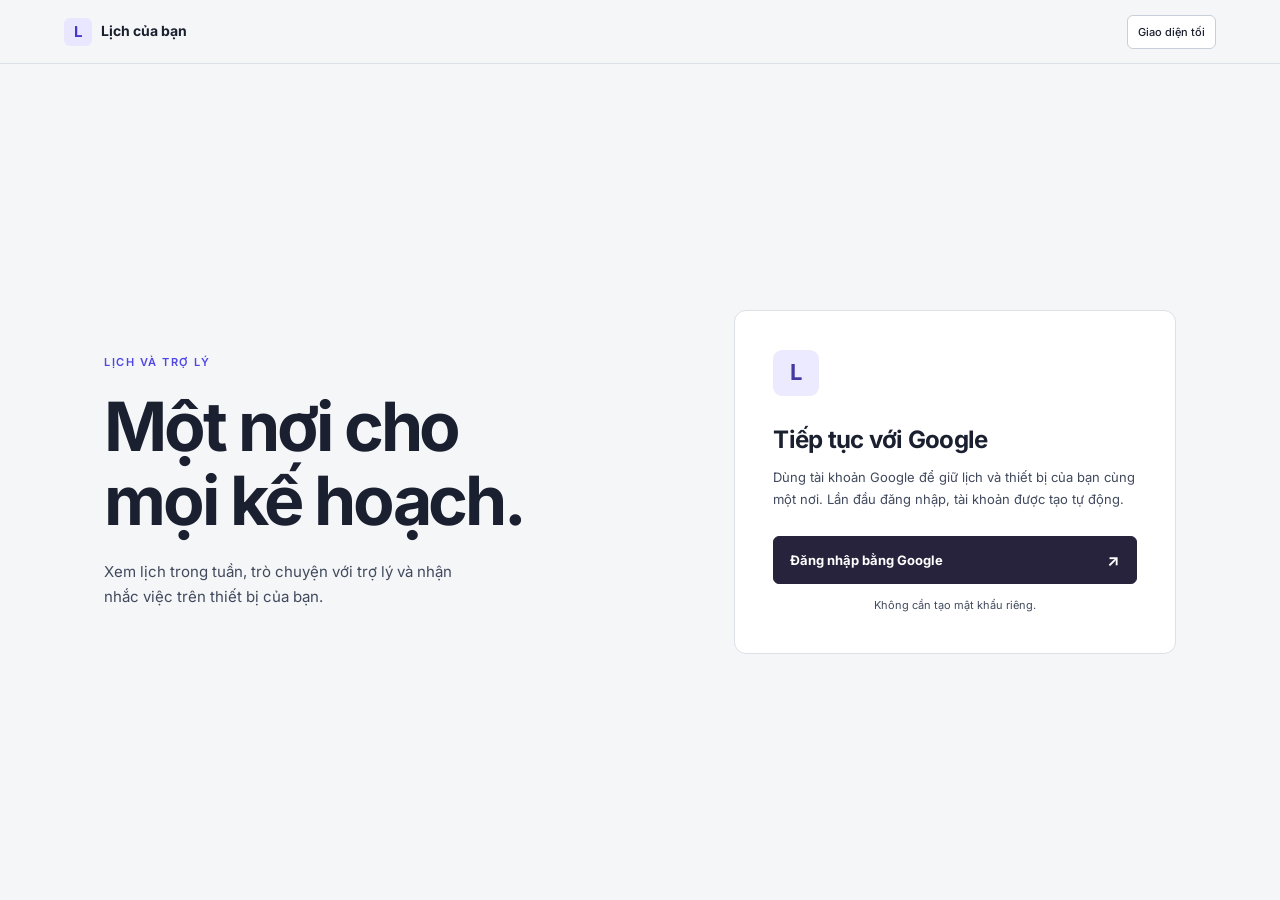
<file: static/google-login.html>
<!doctype html>
<html lang="vi">
<head>
  <meta charset="utf-8">
  <meta name="viewport" content="width=device-width, initial-scale=1">
  <meta name="color-scheme" content="light dark">
  <meta name="theme-color" content="#111114">
  <title>Đăng nhập | Lịch của bạn</title>
  <script src="/static/theme.js"></script>
  <link rel="stylesheet" href="/static/style.css">
  <link rel="stylesheet" href="/static/theme-overrides.css">
</head>
<body class="auth-body">
  <a class="skip-link" href="#main">Đến nội dung chính</a>
  <header class="auth-header"><span class="brand"><span class="brand-mark" aria-hidden="true">L</span><span>Lịch của bạn</span></span><button id="theme-toggle" class="theme-toggle" type="button" aria-label="Chuyển sang giao diện sáng">Giao diện sáng</button></header>
  <main id="main" class="auth-shell">
    <section class="auth-intro" aria-labelledby="auth-heading">
      <p class="auth-kicker">LỊCH VÀ TRỢ LÝ</p>
      <h1 id="auth-heading">Một nơi cho<br>mọi kế hoạch.</h1>
      <p>Xem lịch trong tuần, trò chuyện với trợ lý và nhận nhắc việc trên thiết bị của bạn.</p>
    </section>
    <section class="auth-card" aria-labelledby="signin-heading">
      <div class="auth-card-content"><div class="auth-symbol" aria-hidden="true">L</div><h2 id="signin-heading">Tiếp tục với Google</h2><p>Dùng tài khoản Google để giữ lịch và thiết bị của bạn cùng một nơi. Lần đầu đăng nhập, tài khoản được tạo tự động.</p><a class="button primary auth-cta" href="/auth/google/start">Đăng nhập bằng Google <span aria-hidden="true">↗</span></a><span class="auth-note">Không cần tạo mật khẩu riêng.</span></div>
    </section>
  </main>
</body>
</html>
</file>
<file: static/style.css>
:root{--ink:#253e38;--muted:#61706b;--teal:#11665b;--teal-dark:#0b4e45;--soft:#edf5f1;--paper:#fff;--canvas:#f7f8f4;--line:#e2e7df;--error:#a13630;--radius:18px;--hour-height:72px;font-family:system-ui,-apple-system,"Segoe UI",Roboto,Arial,sans-serif;color:var(--ink);background:var(--canvas);font-synthesis:none;color-scheme:light}
*{box-sizing:border-box}body{margin:0;font-size:15px;line-height:1.55}button,input,textarea{font:inherit}button,a,input,textarea{-webkit-tap-highlight-color:transparent}button{cursor:pointer}button:disabled{cursor:not-allowed;opacity:.55}button,a{touch-action:manipulation}button{transition:background .16s,color .16s,border-color .16s}button:active:not(:disabled){filter:brightness(.94)}a{color:inherit;text-decoration:none}svg{width:24px;height:24px;fill:none;stroke:currentColor;stroke-width:1.65;stroke-linecap:round;stroke-linejoin:round}h1,h2,h3,p{margin:0}h1{font-size:clamp(27px,2.8vw,38px);font-weight:650;letter-spacing:-1.2px;line-height:1.3;margin:5px 0 10px}h2{font-size:19px;letter-spacing:-.4px;font-weight:650;line-height:1.4}h3{font-size:15px}small,.small{font-size:12px}.muted{color:var(--muted)}.eyebrow{font-size:10px;letter-spacing:1.8px;font-weight:750;color:var(--teal)}[hidden]{display:none!important}:focus-visible{outline:3px solid #378e7a;outline-offset:3px}.sr-only{position:absolute;width:1px;height:1px;padding:0;margin:-1px;overflow:hidden;clip:rect(0,0,0,0);white-space:nowrap;border:0}.skip-link{position:fixed;top:-80px;left:20px;padding:12px 20px;background:var(--teal);color:white;z-index:20;border-radius:8px}.skip-link:focus{top:10px}
.site-header{background:var(--paper);min-height:88px;padding:16px max(28px,calc((100vw - 1440px)/2));display:flex;align-items:center;gap:40px;border-bottom:1px solid var(--line)}.brand{display:flex;align-items:center;gap:12px;font-size:19px;font-weight:700;white-space:nowrap}.brand small{display:block;color:var(--muted);font-size:11px;font-weight:450;letter-spacing:.15px}.brand-mark{display:grid;place-items:center;width:44px;height:44px;background:var(--teal);color:white;border-radius:13px}.brand-mark svg{width:27px;height:27px}.site-header nav{display:flex;gap:8px;align-self:stretch;align-items:center}.site-header nav a{padding:10px 14px;border-radius:8px;font-size:14px;font-weight:600;white-space:nowrap}.site-header nav a:hover{background:var(--canvas)}.site-header nav .nav-active{color:var(--teal);background:var(--soft)}.header-status{display:flex;gap:8px;margin-left:auto;flex-wrap:wrap;justify-content:flex-end}.status-pill{display:inline-flex;align-items:center;gap:7px;font-size:11px;padding:6px 10px;border:1px solid var(--line);border-radius:30px;color:var(--muted);white-space:nowrap}.status-pill::before{content:"";width:6px;height:6px;flex-shrink:0;background:#8c9691;border-radius:50%}.status-pill.online::before{background:var(--teal)}.status-pill.online{color:var(--teal);background:#f4faf6;border-color:#d7e8db}.status-pill.offline{color:#835a2a;background:#faf6ed;border-color:#e9dfc9}.status-pill.offline::before{background:#aa763d}
.page-shell{max-width:1496px;margin:auto;padding:38px 28px 20px}.page-heading{display:flex;justify-content:space-between;align-items:center;gap:28px;margin-bottom:30px}.page-heading>.muted,.page-heading p.muted{font-size:14px}.date-stamp{display:flex;flex-direction:column;gap:4px;padding-left:24px;border-left:1px solid #cfd8cd;white-space:nowrap}.date-stamp>span{font-size:11px;text-transform:uppercase;letter-spacing:1px;color:var(--muted)}.date-stamp strong{font-size:14px;font-weight:600}.date-stamp small{font-size:11px;color:var(--muted)}.workspace{display:grid;grid-template-columns:minmax(0,1fr) 302px;gap:24px}.main-column,.side-column{min-width:0;display:flex;flex-direction:column;gap:24px}.panel{background:var(--paper);border:1px solid var(--line);border-radius:var(--radius);box-shadow:0 3px 12px #20372503;min-width:0;overflow:hidden}.calendar-top{padding:23px 24px 19px;display:flex;justify-content:space-between;align-items:center;gap:16px}.calendar-top .eyebrow{margin-bottom:4px}.button,.icon-button{display:inline-flex;align-items:center;justify-content:center;gap:6px;min-height:42px;padding:9px 15px;border-radius:9px;border:1px solid transparent;font-size:13px;font-weight:600;background:var(--paper);color:var(--ink);white-space:nowrap}.primary{background:var(--teal);color:#fff;border-color:var(--teal);box-shadow:0 2px 3px #164d4010}.primary:hover:not(:disabled){background:var(--teal-dark)}.button>span{font-size:19px;line-height:1}.subtle{border-color:var(--line)}.subtle:hover:not(:disabled),.icon-button:hover:not(:disabled){background:var(--soft);border-color:#b3d1c1}.icon-button{font-size:24px;line-height:1;min-width:44px;min-height:44px;padding:6px;border-color:var(--line)}.calendar-toolbar{padding:0 24px 18px;display:flex;align-items:center;justify-content:space-between;flex-wrap:wrap;gap:12px}.calendar-toolbar>strong{font-size:14px;letter-spacing:-.2px;font-weight:650}.week-nav{display:flex;align-items:center;gap:6px}.week-nav .button{min-height:44px}.calendar-meta{font-size:11px;color:var(--muted);padding:10px 24px;background:#fafbf8;border-top:1px solid var(--line);border-bottom:1px solid var(--line)}.calendar-scroll{max-height:590px;overflow:auto;scrollbar-width:thin;scrollbar-color:#c7d3c9 transparent;overscroll-behavior:contain;position:relative;scroll-padding-top:76px}.week-grid{min-width:840px;position:relative;display:grid;grid-template-columns:54px repeat(7,minmax(0,1fr));isolation:isolate}.time-header,.day-header{position:sticky;top:0;z-index:4;background:var(--paper);border-bottom:1px solid var(--line);padding:13px 8px;text-align:center;min-height:76px}.time-header{z-index:6;left:0;display:flex;align-items:center;justify-content:center;color:var(--muted);font-size:10px}.day-header{border-left:1px solid var(--line);font-size:11px;color:var(--muted)}.day-header strong{display:flex;margin:3px auto 0;width:30px;height:30px;align-items:center;justify-content:center;font-size:17px;font-weight:600;color:var(--ink);border-radius:50%}.day-header.today strong{color:#fff;background:var(--teal)}.day-header.today{color:var(--teal);background:#f5faf6}.time-axis{position:sticky;left:0;z-index:3;background:var(--paper);font-size:10px;color:var(--muted);text-align:center}.hour-label{height:var(--hour-height);border-top:1px solid var(--line);padding-top:3px;font-variant-numeric:tabular-nums}.day-column{position:relative;border-left:1px solid var(--line);background:repeating-linear-gradient(to bottom,transparent 0,transparent 35px,#edf0eb 35px,#edf0eb 36px,transparent 36px,transparent 71px,var(--line) 71px,var(--line) 72px)}.day-column.today{background-color:#f6faf7}.day-column.weekend:not(.today){background-color:#fcfcfa}.calendar-event{position:absolute;left:4px;right:4px;min-height:18px;padding:5px 6px;background:#e7f1e8;color:#215547;border:1px solid #c9dfcc;border-left:3px solid #35856a;border-radius:6px;overflow:hidden;text-align:left;font-size:11px;line-height:1.35;z-index:2;word-break:break-word;display:flex;flex-direction:column;gap:3px}.calendar-event:hover{background:#d8eade;z-index:3}.calendar-event:focus-visible{z-index:5;overflow:visible;min-height:max-content;box-shadow:0 4px 12px #183c2d24}.calendar-event strong{font-size:12px;font-weight:650;overflow-wrap:anywhere}.calendar-event time{font-size:10px;white-space:nowrap;font-variant-numeric:tabular-nums}.calendar-event .event-note{white-space:pre-wrap;opacity:.9}.calendar-event.short-event{flex-direction:row;align-items:flex-start;padding-top:1px;padding-bottom:1px;gap:3px}.short-event time{display:none}.short-event strong{font-size:10px}.empty-calendar{display:flex;justify-content:space-between;align-items:center;gap:15px;padding:20px 24px;background:#f4f8f1;border-bottom:1px solid var(--line)}.empty-calendar strong{font-size:15px;font-weight:600}.empty-calendar p{font-size:12px;color:var(--muted);margin-top:3px}.empty-calendar .button{font-size:12px}.calendar-footer{display:flex;justify-content:space-between;gap:12px;flex-wrap:wrap;padding:13px 24px;font-size:10px;color:var(--muted);border-top:1px solid var(--line)}.calendar-footer>span:first-child{display:flex;align-items:center;gap:6px}.legend-dot{display:inline-block;width:7px;height:7px;background:#35856a;border-radius:50%}
.panel-heading{display:flex;align-items:center;justify-content:space-between;gap:10px;padding:21px 21px 16px}.side-column h2{font-size:16px}.section-tag{font-size:9px;color:var(--teal);background:var(--soft);padding:5px 7px;border-radius:5px;font-weight:600;letter-spacing:.7px}.agenda-list{padding:0 20px 18px;display:flex;flex-direction:column;gap:10px}.agenda-empty{padding:10px 0 5px;font-size:13px;line-height:1.7;color:var(--muted)}.agenda-empty strong{display:block;color:var(--ink);font-size:14px;font-weight:600;margin-bottom:5px}.agenda-event{width:100%;padding:11px 12px;border:1px solid var(--line);background:#fafbf8;border-radius:9px;text-align:left;display:flex;flex-direction:column;gap:3px;color:var(--ink);min-height:44px}.agenda-event:hover{background:var(--soft);border-color:#bed4c5}.agenda-event time{color:var(--teal);font-size:11px;font-weight:650}.agenda-event strong{font-size:13px;font-weight:600;overflow-wrap:anywhere}.agenda-event small{font-size:11px;color:var(--muted);white-space:pre-wrap;overflow-wrap:anywhere}.reminder-list{padding:0 21px;font-size:12px;color:var(--muted)}.reminder-item{padding:10px 0;border-top:1px solid var(--line)}.reminder-item strong{display:block;color:var(--ink);font-size:12px;overflow-wrap:anywhere}.reminder-item span{display:block;margin-top:3px}.panel-note{font-size:10px;line-height:1.6;color:var(--muted);padding:15px 21px 18px}.device-card{padding:23px;background:#edf2e9;border:1px solid #dfe6d7;border-radius:var(--radius)}.device-card h2{margin:7px 0}.device-card>p{font-size:12px;line-height:1.7}.device-list{padding:0;margin:17px 0;list-style:none;font-size:12px;color:var(--muted)}.device-list li{padding:8px 0;border-top:1px solid #dae2d4;overflow-wrap:anywhere}.device-list strong{color:var(--ink);font-weight:600}.sync-line{display:flex;align-items:center;justify-content:space-between;gap:8px;font-size:10px;color:var(--muted);border-top:1px solid #d4dfcf;padding-top:10px}.text-button{border:0;color:var(--teal);background:transparent;font-size:12px;font-weight:600;min-height:44px;padding:8px 2px}.text-button:hover{text-decoration:underline}
.chat-panel{padding-bottom:16px}.chat-panel>.panel-heading{padding:23px 24px 18px;border-bottom:1px solid var(--line)}.assistant-heading{display:flex;align-items:center;gap:12px;min-width:0}.assistant-heading p{font-size:12px;margin-top:3px}.assistant-mark{flex-shrink:0;display:grid;place-items:center;width:42px;height:42px;border-radius:12px;color:var(--teal);background:var(--soft);font-size:13px;font-weight:700;letter-spacing:-.5px}.chat-log{height:290px;overflow-y:auto;overscroll-behavior:contain;padding:20px 24px;scrollbar-width:thin;display:flex;flex-direction:column;gap:14px}.chat-welcome{max-width:480px;margin:auto;text-align:center;padding:10px}.chat-welcome>strong{font-size:17px;font-weight:600}.chat-welcome p{margin:8px 0 14px;font-size:13px;line-height:1.7;color:var(--muted)}.suggestion{border:1px solid #d5e1d4;border-radius:8px;background:#f7faf4;color:var(--teal);padding:10px 12px;min-height:44px;font-size:12px}.suggestion:hover{background:var(--soft)}.suggestion span{margin-left:15px}.message{max-width:86%;flex-shrink:0;align-self:flex-start}.message-label{display:block;font-size:10px;font-weight:600;color:var(--muted);margin-bottom:4px}.message-body{padding:11px 14px;border:1px solid var(--line);background:#f7f9f5;border-radius:0 12px 12px;font-size:13px;white-space:pre-wrap;overflow-wrap:anywhere}.message.user{align-self:flex-end}.message.user .message-label{text-align:right}.message.user .message-body{border-color:#d6e6db;background:#eaf3ee;border-radius:12px 0 12px 12px}.chat-form{margin:12px 24px 0;padding:7px;display:flex;align-items:flex-end;gap:10px;border:1px solid #cbd9cc;border-radius:12px;background:#fff}.chat-form:focus-within{border-color:var(--teal);box-shadow:0 0 0 2px #11665b12}.chat-form textarea{resize:vertical;min-height:50px;max-height:180px;border:0;padding:8px;flex:1;min-width:0;background:transparent;outline:none;font-size:13px}.chat-form textarea:focus-visible{outline:2px solid var(--teal);outline-offset:0}.chat-footnote{margin:9px 24px 0;display:flex;justify-content:space-between;gap:10px;font-size:10px;color:var(--muted)}.chat-panel>.notice,.chat-panel>.confirmation,.chat-panel>.field-error{margin:16px 24px}.chat-panel>.panel-heading>.small{max-width:150px;overflow-wrap:anywhere;text-align:right}.page-footer{padding:28px 0 0;display:flex;justify-content:space-between;gap:16px;font-size:10px;color:var(--muted)}
.notice{font-size:12px;padding:13px 16px;background:#f3f5ec;border:1px solid #dce3cb;border-radius:10px;color:#4d5d38;line-height:1.7;overflow-wrap:anywhere}.notice.error{background:#fff2ef;color:var(--error);border-color:#efcbc3;margin-bottom:20px}.toast{position:fixed;bottom:24px;left:50%;transform:translateX(-50%);z-index:12;max-width:calc(100% - 36px);background:var(--teal-dark);color:#fff;padding:12px 22px;border-radius:12px;box-shadow:0 8px 30px #173c3630;font-size:13px}.field-error{padding:11px 13px;background:#fff1ed;border:1px solid #ebc7bc;color:var(--error);border-radius:8px;font-size:13px;margin-top:14px;white-space:pre-wrap;overflow-wrap:anywhere}.confirmation{background:#f3f7eb;border:1px solid #d2dfbb;border-radius:10px;padding:15px;font-size:13px}.confirmation>p{white-space:pre-wrap;overflow-wrap:anywhere;margin:7px 0 12px;color:var(--muted)}.confirmation>strong{font-size:14px}.action-row{display:flex;gap:9px;align-items:center;flex-wrap:wrap}.danger-confirmation{margin-top:16px;background:#fff6f1;border-color:#e7c6b7}.danger{background:var(--error);color:#fff}.danger:hover{background:#812923}.danger-quiet{color:var(--error);background:#fcf1ed}.danger-quiet:hover{background:#f8e3dc}
dialog{width:520px;max-width:calc(100% - 28px);max-height:calc(100dvh - 36px);border:1px solid var(--line);border-radius:20px;padding:26px;color:var(--ink);background:var(--paper);box-shadow:0 24px 100px #12332930;overflow-y:auto}dialog::backdrop{background:#172f2966;backdrop-filter:blur(3px)}.dialog-heading{display:flex;align-items:center;justify-content:space-between;gap:12px}.dialog-heading h2{font-size:23px;margin-top:3px}.dialog-heading .icon-button{border:0;background:var(--canvas);flex-shrink:0}.dialog-heading+.muted{font-size:12px;margin:14px 0 18px}label{display:block;font-size:12px;font-weight:600;margin:15px 0 6px}.required{color:var(--teal)}.optional{font-size:11px;font-weight:400;color:var(--muted);margin-left:5px}input,textarea{width:100%;min-height:44px;border:1px solid #bdc9bf;background:#fff;border-radius:8px;color:var(--ink);padding:10px 12px;font-size:14px}input[type=date],input[type=time]{min-width:0}textarea{resize:vertical;line-height:1.6}input:focus,textarea:focus{border-color:var(--teal)}input::placeholder,textarea::placeholder{color:#78837b;font-size:12px}.form-columns{display:grid;grid-template-columns:1fr 1fr;gap:15px}.form-columns>div{min-width:0}.field-hint{font-size:11px;color:var(--muted);margin:6px 0 10px}.dialog-actions{display:flex;justify-content:space-between;align-items:center;gap:12px;flex-wrap:wrap;padding-top:20px;margin-top:20px;border-top:1px solid var(--line)}code{font-size:11px}
@media(min-width:1600px){.page-shell{padding-top:45px}.calendar-scroll{max-height:650px}}
@media(max-width:1180px){.site-header{gap:22px;padding:16px 24px}.header-status{gap:5px;max-width:215px}.page-shell{padding:30px 24px 18px}.workspace{grid-template-columns:minmax(0,1fr) 270px;gap:18px}.main-column,.side-column{gap:18px}.calendar-toolbar>strong{order:3;flex-basis:100%}.calendar-top,.calendar-toolbar{padding-left:20px;padding-right:20px}.empty-calendar{align-items:flex-start;flex-direction:column}.calendar-footer{padding:12px 18px}}
@media(max-width:900px){.workspace{grid-template-columns:minmax(0,1fr)}.side-column{display:grid;grid-template-columns:1fr 1fr;align-items:start}.site-header{flex-wrap:wrap;gap:14px}.site-header nav{margin-left:auto}.header-status{max-width:none;flex-basis:100%;justify-content:flex-start;margin:0}.page-heading{gap:20px}.date-stamp{padding-left:15px}.calendar-toolbar>strong{order:0;flex-basis:auto}.empty-calendar{flex-direction:row;align-items:center}.chat-log{height:300px}}
@media(max-width:600px){body{font-size:14px}.site-header{padding:14px 18px;gap:12px}.brand{font-size:16px;gap:9px}.brand-mark{width:38px;height:38px;border-radius:11px}.brand small{font-size:9px}.site-header nav{gap:2px}.site-header nav a{padding:10px 9px;font-size:11px}.header-status{gap:6px}.status-pill{font-size:10px;padding:5px 8px}.page-shell{padding:25px 14px 18px}.page-heading{display:block;margin-bottom:23px;padding:0 4px}.page-heading p.muted{font-size:12px;max-width:300px;line-height:1.7}.eyebrow{font-size:9px;letter-spacing:1.5px}h1{font-size:29px;letter-spacing:-1px;margin:7px 0}.date-stamp{border:0;padding:0;flex-direction:row;align-items:center;gap:8px;margin-top:15px;flex-wrap:wrap}.date-stamp>span{font-size:10px}.date-stamp strong{font-size:11px}.date-stamp small{font-size:10px}.calendar-top{padding:18px 16px 14px}.calendar-top h2{font-size:18px}.button{min-height:44px;padding:9px 12px;font-size:12px}.calendar-toolbar{padding:0 16px 14px;gap:10px}.calendar-toolbar>strong{order:3;flex-basis:100%;font-size:13px}.week-nav{gap:4px}.week-nav .icon-button{min-width:36px}.calendar-meta{font-size:10px;padding:10px 16px}.empty-calendar{flex-direction:column;align-items:flex-start;padding:17px 16px;gap:11px}.empty-calendar p{font-size:11px}.empty-calendar strong{font-size:14px}.empty-calendar .button{padding:8px 12px}.calendar-scroll{max-height:470px}.calendar-footer{font-size:9px;gap:7px;padding:11px 16px}.side-column{grid-template-columns:1fr}.side-column .panel-heading{padding:18px 20px 12px}.agenda-list{padding-bottom:17px}.chat-panel>.panel-heading{padding:18px 16px}.chat-panel h2{font-size:17px}.assistant-heading{gap:9px}.assistant-heading p{font-size:11px}.assistant-mark{width:35px;height:35px;font-size:11px}.chat-panel>.panel-heading>.small{display:none}.chat-log{padding:17px 16px}.chat-form{margin:10px 16px 0;gap:5px}.chat-form textarea{font-size:14px}.chat-footnote{margin:9px 16px 0;font-size:9px;flex-wrap:wrap}.chat-footnote>span:last-child{display:none}.chat-panel>.notice,.chat-panel>.confirmation,.chat-panel>.field-error{margin:14px 16px}.chat-welcome{padding:6px}.chat-welcome>strong{font-size:16px}.chat-welcome p{font-size:12px}.page-footer{font-size:9px;flex-direction:column;gap:6px;padding-top:23px}dialog{padding:21px 18px;border-radius:16px}.dialog-heading h2{font-size:21px}.dialog-actions{gap:10px}.form-columns{gap:10px}input,textarea{font-size:16px}}
@media(prefers-reduced-motion:reduce){*,*::before,*::after{scroll-behavior:auto!important;transition:none!important;animation:none!important}}

/* Day agenda: the selected date is the main touch target; time-grid remains available below. */
.day-agenda-panel{padding:18px 22px 20px;border-top:1px solid var(--line);border-bottom:1px solid var(--line);background:linear-gradient(180deg,#fbfcf9 0%,#fff 100%)}
.day-agenda-heading{display:flex;align-items:center;justify-content:space-between;gap:12px}.day-agenda-heading h3{font-size:15px;font-weight:650}.day-agenda-heading p{font-size:12px;margin-top:2px}.day-stepper{display:flex;gap:6px}.day-stepper .icon-button{min-width:40px;min-height:40px;background:#fff}
.day-navigation{display:grid;grid-template-columns:repeat(7,minmax(0,1fr));gap:8px;margin:15px 0 13px}.day-choice{display:flex;min-width:0;min-height:58px;align-items:center;justify-content:center;flex-direction:column;gap:1px;padding:5px;border:1px solid transparent;border-radius:10px;background:transparent;color:var(--muted)}.day-choice>span{font-size:10px;font-weight:600}.day-choice>strong{font-size:17px;line-height:1.2;font-weight:650;color:var(--ink)}.day-choice small{font-size:9px;line-height:1.1;color:var(--teal)}.day-choice:hover{background:var(--soft)}.day-choice.selected{background:var(--teal);border-color:var(--teal);color:#fff}.day-choice.selected>strong,.day-choice.selected small{color:#fff}.day-choice.today:not(.selected)>strong{color:var(--teal)}.day-agenda-list{min-height:74px;display:flex;align-items:stretch;gap:8px;overflow-x:auto;padding:2px 1px 4px;scrollbar-width:thin}.day-event{flex:0 0 min(250px,72vw);min-width:0;min-height:68px;padding:10px 12px;display:flex;flex-direction:column;align-items:flex-start;gap:2px;text-align:left;border:1px solid #dce6dc;border-left:3px solid var(--teal);border-radius:9px;background:#fff;color:var(--ink)}.day-event:hover{background:var(--soft);border-color:#b8d1c0}.day-event-time{font-size:11px;color:var(--teal);font-weight:650}.day-event strong{font-size:13px;font-weight:650;overflow-wrap:anywhere}.day-event-note{font-size:11px;color:var(--muted);white-space:pre-wrap;overflow-wrap:anywhere}.day-empty,.state-message{padding:10px 2px;color:var(--muted);font-size:12px}.day-empty{display:flex;align-items:center;gap:6px 14px;flex-wrap:wrap}.day-empty strong{font-size:13px;color:var(--ink)}.day-empty p{flex-basis:100%;margin-top:-3px}.day-empty .button{min-height:38px;padding:7px 11px;font-size:12px}.error-state{color:var(--error)}
.preferences-panel .panel-heading{align-items:flex-start}.preferences-panel .panel-heading .muted{font-size:12px;margin-top:3px}.preferences-form{padding:0 22px 22px}.preferences-form>label{margin:12px 0 6px}.preferences-form input,.preferences-form textarea,.preferences-form select{min-height:44px}.preferences-form .form-columns{gap:14px}.preferences-form .field-hint{margin:5px 0 9px}.preference-status{margin-top:15px;font-size:12px;color:var(--muted)}.preferences-actions{display:flex;justify-content:space-between;align-items:center;gap:12px;padding-top:14px;margin-top:12px;border-top:1px solid var(--line)}
@media(max-width:900px){.day-agenda-panel{padding:17px 19px}.day-agenda-list{min-height:72px}}
@media(max-width:600px){.day-agenda-panel{padding:16px 14px}.day-navigation{display:flex;overflow-x:auto;gap:5px;margin:13px -2px 11px;padding:2px 2px 6px;scrollbar-width:thin}.day-choice{flex:0 0 48px;min-height:58px}.day-agenda-list{margin-right:-2px}.day-event{flex-basis:min(230px,78vw)}.day-empty{align-items:flex-start;flex-direction:column;gap:5px}.day-empty .button{margin-top:4px}.preferences-form{padding:0 16px 17px}.preferences-panel .panel-heading{padding:18px 16px 14px}.preferences-form .form-columns{grid-template-columns:1fr;gap:0}.preferences-actions{align-items:stretch}.preferences-actions .button{width:100%}}
select{font:inherit;appearance:none;padding-right:38px;background-color:var(--paper);background-image:url("data:image/svg+xml,%3Csvg xmlns='http://www.w3.org/2000/svg' width='14' height='14' viewBox='0 0 14 14'%3E%3Cpath d='m3 5 4 4 4-4' fill='none' stroke='%2361706b' stroke-width='1.5' stroke-linecap='round' stroke-linejoin='round'/%3E%3C/svg%3E");background-repeat:no-repeat;background-position:right 13px center;cursor:pointer}.preferences-panel{max-width:none}.preferences-form .form-columns>div{min-width:0}.preferences-form select{width:100%}
@media(max-width:900px){.preferences-panel{max-width:none}}
/* Product surface: put the date beside its controls and keep secondary text readable. */
.site-header{min-height:72px;padding-top:10px;padding-bottom:10px}
.page-shell{padding-top:26px}
.page-heading{margin-bottom:22px}
.page-heading h1{margin:2px 0 5px;font-size:clamp(27px,2.7vw,34px)}
.calendar-top{padding-bottom:14px}
.calendar-toolbar{display:grid;grid-template-columns:auto minmax(0,1fr) auto;justify-content:start;column-gap:16px}
.calendar-toolbar>strong{justify-self:start;font-size:14px;font-variant-numeric:tabular-nums}
.calendar-meta{font-size:12px;line-height:1.5}
.day-agenda-panel{padding-top:16px;padding-bottom:16px}
.day-choice>span,.day-choice small,.day-header,.time-header,.time-axis{font-size:12px}
.day-event-time,.agenda-event time,.reminder-list,.reminder-item strong,.panel-note,.device-card>p,.device-list{font-size:12px}
.day-event strong,.agenda-event strong{font-size:14px}
.day-agenda-list{display:grid;grid-template-columns:repeat(auto-fit,minmax(min(100%,300px),1fr));overflow-x:visible}
.day-event{width:100%}
.agenda-list{gap:7px;padding-bottom:15px}
.agenda-event{padding:10px 12px;background:transparent}
.side-column .panel-heading{padding-top:17px;padding-bottom:10px}
.device-card{padding:18px}
.device-card h2{margin:3px 0}
.device-list{margin:10px 0}
.section-tag{font-size:11px;letter-spacing:.2px}
.status-pill{font-size:12px}
.calendar-footer,.sync-line,.page-footer{font-size:11px}
@media(max-width:1180px){.calendar-toolbar{grid-template-columns:auto 1fr}.calendar-toolbar>strong{order:0;flex-basis:auto}.calendar-toolbar>#copy-week{grid-column:2;justify-self:end}}
@media(max-width:600px){.site-header{padding:12px 18px}.page-shell{padding-top:18px}.page-heading{margin-bottom:17px}.calendar-toolbar{display:flex;gap:9px}.calendar-toolbar>strong{order:3;flex-basis:100%}.day-choice>span,.day-choice small,.day-header,.time-header,.time-axis{font-size:11px}.calendar-meta,.calendar-footer,.device-card>p,.device-list{font-size:11px}.day-agenda-list{display:flex;overflow-x:auto}.day-event{width:auto}}
@media(prefers-color-scheme:dark){:root{--ink:#e6ece5;--muted:#abb8ae;--teal:#78b8a6;--teal-dark:#2b7768;--soft:#243a34;--paper:#1b2622;--canvas:#151e1b;--line:#34443b;--error:#ff9d8f;color-scheme:dark}.brand-mark,.primary{color:#fff}.status-pill.online{background:#20352d;border-color:#385747}.status-pill.offline{background:#3b3121;border-color:#59492f}.day-agenda-panel{background:linear-gradient(180deg,#202d27 0%,var(--paper) 100%)}.day-event,.day-stepper .icon-button,.preferences-form input,.preferences-form textarea,.preferences-form select,.chat-form{background-color:#18221e;color:var(--ink);border-color:#405046}.preferences-form select{background-image:url("data:image/svg+xml,%3Csvg xmlns='http://www.w3.org/2000/svg' width='14' height='14' viewBox='0 0 14 14'%3E%3Cpath d='m3 5 4 4 4-4' fill='none' stroke='%23abb8ae' stroke-width='1.5' stroke-linecap='round' stroke-linejoin='round'/%3E%3C/svg%3E")}.day-choice.selected{background:#2b7768;border-color:#2b7768}.agenda-event,.message-body,.suggestion{background:#202d27;color:var(--ink);border-color:var(--line)}.device-card{background:#26332a;border-color:#3c4b3b}dialog{background:var(--paper);color:var(--ink)}input,textarea{background:#18221e;color:var(--ink);border-color:#516057}.notice.error,.field-error{background:#422b28;color:#ffb8ab;border-color:#65413b}}
/* The time grid and toolbar share a surface in both themes. */
@media(prefers-color-scheme:dark){
  .calendar-meta,.empty-calendar{background:#202d27;color:var(--muted)}
  .time-header,.day-header,.time-axis{background:var(--paper)}
  .day-header.today{background:#253b32}
  .day-column{background-color:var(--paper);background-image:repeating-linear-gradient(to bottom,transparent 0,transparent 35px,#2a3930 35px,#2a3930 36px,transparent 36px,transparent 71px,var(--line) 71px,var(--line) 72px)}
  .day-column.today{background-color:#20382d}
  .day-column.weekend:not(.today){background-color:#202b25}
  .calendar-event{background:#24483a;color:#f0f7f0;border-color:#397558;border-left-color:#86c5a5}
  .calendar-event:hover{background:#2d5845}
  .calendar-scroll{scrollbar-color:#516e5b transparent}
  .primary,.day-header.today strong,.brand-mark{background:var(--teal-dark);color:#fff}
  .primary:hover:not(:disabled){background:#225d51}
  .day-choice.selected{color:#fff}
  .page-footer,.date-stamp{border-color:var(--line)}
  .notice{background:#26392f;border-color:#415745;color:var(--ink)}
  .suggestion{color:var(--teal)}
  .message.user .message-body{background:#2b5142;border-color:#3d7057;color:#f0f7f2}
}
@media(prefers-reduced-motion:reduce){.day-event,.day-choice{transition:none}}
.period-toolbar{display:flex;gap:7px;padding:9px 20px;border-bottom:1px solid var(--line);background:var(--paper)}.period-jump{min-height:38px;padding:6px 13px;border:1px solid var(--line);border-radius:20px;background:var(--canvas);color:var(--ink);font-size:12px;font-weight:600}.period-jump:hover{background:var(--soft);border-color:#b3d1c1}.period-divider{position:absolute;left:0;right:0;height:0;border-top:2px solid #93a99a;z-index:1;pointer-events:none}.hour-label.period-label{position:relative;display:flex;flex-direction:column;gap:1px;padding-top:2px;font-weight:650;color:var(--teal)}.hour-label .period-name{font-size:9px;line-height:1.1;color:var(--muted)}
@media(prefers-color-scheme:dark){.period-toolbar{background:var(--paper)}.period-jump{background:#202d27;color:var(--ink);border-color:#405046}.period-jump:hover{background:#2c4439}.period-divider{border-top-color:#617d6c}}
@media(max-width:600px){.period-toolbar{overflow-x:auto;padding:8px 14px}.period-jump{flex:0 0 auto;min-height:40px}}

/* Calendar workspace redesign. Keep the existing DOM hooks for legacy day navigation. */
:root{--ink:#f4f4f5;--muted:#a1a1aa;--teal:#10b981;--teal-dark:#059669;--soft:#1a1a1e;--paper:#121215;--canvas:#09090b;--line:#303036;--error:#fca5a5;--radius:7px;--hour-height:72px;color-scheme:dark;background:var(--canvas);color:var(--ink)}
html,body{width:100%;height:100%;min-height:0;overflow:hidden;background:var(--canvas);color:var(--ink)}body{font-size:13px;line-height:1.45}.site-header{height:56px;min-height:56px;padding:0 20px;display:flex;gap:20px;background:var(--canvas);border-bottom:1px solid var(--line)}.brand{gap:9px;font-size:14px;font-weight:650}.brand-mark{width:28px;height:28px;border-radius:6px;background:#1c2a25;color:var(--teal);font-size:15px}.header-date{display:flex;align-items:center;gap:12px;margin-left:16px;color:var(--muted);font-size:12px}.header-date strong{font-weight:550;color:#d4d4d8}.header-date time{padding-left:12px;border-left:1px solid var(--line);font-variant-numeric:tabular-nums;color:#d4d4d8}.header-actions{margin-left:auto;display:flex;align-items:center;gap:8px}.status-pill{min-height:32px;padding:5px 9px;background:#121215;color:#d4d4d8;border-color:var(--line);font-size:11px}.status-pill.online{background:#10231c;color:#6ee7b7;border-color:#21543f}.status-pill.offline{background:#2a2116;color:#fbbf24;border-color:#54401c}.status-pill.online::before{background:#10b981}.status-pill.offline::before{background:#f59e0b}#device-status{cursor:pointer}.device-menu{position:relative}.device-popover{position:absolute;z-index:10;right:0;top:calc(100% + 8px);width:min(300px,calc(100vw - 24px));padding:14px 16px;background:#18181b;border:1px solid #3f3f46;border-radius:8px;box-shadow:0 14px 36px #0008}.device-popover>strong{font-size:13px}.device-popover .device-list{margin:8px 0}.device-popover .sync-line{border-color:#3f3f46}.settings-button{min-width:34px;min-height:34px;width:34px;height:34px;padding:0;border-radius:6px;background:#18181b;border-color:var(--line);color:#d4d4d8;font-size:16px}.page-shell{width:100%;height:calc(100dvh - 56px);max-width:none;margin:0;padding:12px 16px;overflow:hidden}.workspace{height:100%;min-height:0;display:grid;grid-template-columns:minmax(0,7fr) minmax(350px,3fr);gap:12px}.main-column{min-height:0;gap:0}.calendar-panel{height:100%;min-height:0;display:flex;flex-direction:column;background:var(--paper);border-radius:7px;box-shadow:none}.calendar-top{flex:0 0 48px;min-height:48px;padding:8px 12px;gap:10px}.calendar-top .eyebrow{display:none}.calendar-top h2{font-size:14px;letter-spacing:0;font-weight:600}.button,.icon-button{min-height:34px;padding:6px 10px;border-radius:6px;font-size:12px;background:#18181b;color:#e4e4e7;border-color:#3f3f46;box-shadow:none}.primary{background:#10b981;color:#052e23;border-color:#10b981;font-weight:650}.primary:hover:not(:disabled){background:#34d399;color:#052e23}.icon-button{min-width:34px;min-height:34px;font-size:19px}.subtle:hover:not(:disabled),.icon-button:hover:not(:disabled){background:#27272a;border-color:#52525b}.calendar-toolbar{flex:0 0 auto;min-height:48px;padding:5px 12px;display:flex;flex-wrap:nowrap;align-items:center;gap:10px;border-top:1px solid #27272a;border-bottom:1px solid #27272a}.week-nav{gap:4px;flex-shrink:0}.week-nav .button{min-height:32px}.calendar-toolbar>strong{order:0;flex:1 1 auto;min-width:130px;text-align:center;color:#e4e4e7;font-size:12px}.period-toolbar{flex:0 0 auto;display:flex;align-items:center;gap:2px;padding:2px;border:1px solid #303036;border-radius:7px;background:#09090b}.period-jump{min-height:32px;height:32px;padding:4px 8px;border:0;border-radius:5px;background:transparent;color:#a1a1aa;font-size:11px}.period-jump:hover,.period-jump:focus-visible{background:#27272a;color:#f4f4f5}.calendar-toolbar>#copy-week{flex:0 0 auto;min-height:32px}.calendar-meta{border:0;background:transparent}.legacy-day-agenda{display:none!important}#calendar-empty{flex:0 0 auto;padding:9px 12px;background:#101b16;border-bottom:1px solid #234536}.empty-calendar strong{font-size:12px}.empty-calendar p{font-size:11px}.empty-calendar .button{min-height:30px}.calendar-scroll{flex:1 1 auto;min-height:0;max-height:none;scroll-padding-top:48px;scrollbar-color:#52525b transparent;overscroll-behavior:contain}.week-grid{min-width:760px;grid-template-columns:48px repeat(7,minmax(0,1fr))}.time-header,.day-header{min-height:48px;height:48px;padding:6px 4px;background:#121215;border-color:#303036}.time-header{font-size:10px}.day-header{font-size:10px}.day-header strong{width:24px;height:24px;margin-top:1px;font-size:12px}.day-header.today{background:#10231c;color:#6ee7b7}.day-header.today strong{background:#10b981;color:#052e23}.hour-label{border-color:#27272a;color:#a1a1aa;padding-top:3px}.time-axis{background:#121215;color:#a1a1aa}.day-column{background-color:#121215;background-image:repeating-linear-gradient(to bottom,transparent 0,transparent 35px,#202024 35px,#202024 36px,transparent 36px,transparent 71px,#34343a 71px,#34343a 72px)}.day-column.today{background-color:#111b17}.day-column.weekend:not(.today){background-color:#141417}.period-divider{border-top:1px solid #52525b;z-index:1}.calendar-event{left:3px;right:3px;padding:4px 6px;background:#17241e;color:#e5e7eb;border:1px solid #274334;border-left:3px solid #10b981;border-radius:4px;line-height:1.3;font-size:10px}.calendar-event:hover{background:#1b3025}.calendar-event strong{font-size:11px}.calendar-event time{font-size:9px;color:#6ee7b7}.calendar-event.short-event strong{font-size:9px}.calendar-footer{flex:0 0 auto;min-height:32px;padding:6px 12px;border-color:#27272a;background:var(--paper);font-size:10px}.calendar-footer #calendar-hint{color:#a1a1aa}.legend-dot{background:#10b981}.side-column{min-height:0;display:flex;flex-direction:column;gap:8px;overflow-x:hidden;overflow-y:auto;overscroll-behavior:contain;padding-right:2px;scrollbar-width:thin;scrollbar-color:#3f3f46 transparent}.panel{border-radius:7px;border-color:#303036;background:#121215;box-shadow:none}.side-column .panel-heading{min-height:38px;padding:8px 11px 5px}.side-column h2{font-size:13px;letter-spacing:0}.section-tag{padding:3px 5px;background:#1b2822;color:#6ee7b7;font-size:9px}.agenda-list{gap:3px;padding:0 10px 8px}.agenda-empty{padding:5px 0;font-size:11px;line-height:1.4}.agenda-empty strong{font-size:11px;margin-bottom:1px}.agenda-event{min-height:38px;padding:5px 7px;gap:1px;border:0;border-left:2px solid #10b981;border-radius:0;background:transparent}.agenda-event:hover{background:#1b1b20;border-color:#34d399}.agenda-event time{font-size:10px;color:#6ee7b7}.agenda-event strong{font-size:11px}.agenda-event small{font-size:10px}.reminder-list{padding:0 10px;font-size:10px}.reminder-item{padding:5px 0;border-color:#27272a}.reminder-item strong{font-size:10px}.reminder-item span{margin-top:0}.panel-note{padding:4px 10px 7px;font-size:9px}.device-card{flex:0 0 auto;padding:8px 10px;background:#121215;border:1px solid #303036;border-radius:7px}.device-card>.eyebrow,.device-card>p{display:none}.device-card h2{display:none}.device-list{margin:2px 0 4px;font-size:10px;line-height:1.3}.device-list li{padding:3px 0;border-color:#27272a}.sync-line{padding-top:4px;border-color:#27272a;font-size:9px}.text-button{min-height:28px;padding:4px 6px;font-size:10px;color:#6ee7b7}.chat-panel{flex:1 0 300px;min-height:300px;padding-bottom:8px;display:flex;flex-direction:column}.chat-panel>.panel-heading{min-height:42px;padding:7px 10px;border-color:#27272a}.assistant-heading{gap:8px}.assistant-mark{width:27px;height:27px;border-radius:5px;background:#10231c;color:#6ee7b7;font-size:10px}.chat-panel h2{font-size:12px}.assistant-heading p{font-size:10px;margin-top:0}.chat-panel>.panel-heading>.small{max-width:92px;overflow:hidden;text-overflow:ellipsis;white-space:nowrap;font-size:9px}.chat-log{flex:1 1 auto;height:auto;min-height:96px;padding:10px;gap:8px;scrollbar-color:#3f3f46 transparent}.chat-welcome{padding:3px;max-width:100%}.chat-welcome>strong{font-size:12px}.chat-welcome p{margin:4px 0 6px;font-size:10px;line-height:1.4}.suggestion{min-height:34px;padding:5px 8px;border-color:#3f3f46;border-radius:5px;background:#18181b;color:#6ee7b7;font-size:10px}.suggestion span{margin-left:5px}.message{max-width:94%}.message-label{margin-bottom:2px;font-size:9px}.message-body{padding:6px 8px;border-radius:0 7px 7px;background:#18181b;border-color:#303036;font-size:11px}.message.user .message-body{background:#10231c;border-color:#21543f;color:#d1fae5}.chat-form{flex:0 0 auto;margin:6px 8px 0;padding:4px;gap:4px;border-color:#3f3f46;border-radius:6px;background:#09090b}.chat-form textarea{min-height:36px;max-height:96px;padding:5px 6px;color:#f4f4f5;font-size:11px}.chat-form .button{min-height:34px;padding:5px 9px}.chat-footnote{margin:5px 9px 0;font-size:9px;color:#a1a1aa}.chat-footnote>span:last-child{display:none}.chat-panel>.field-error,.chat-panel>.notice,.chat-panel>.confirmation{margin:5px 8px 0;padding:7px;font-size:10px}.action-row .button{min-height:32px}.preferences-dialog-heading{display:flex;align-items:center;justify-content:space-between;gap:12px;padding:0 0 12px;border-bottom:1px solid var(--line)}.preferences-dialog-heading h2{font-size:18px}.preferences-dialog-heading p{font-size:11px;margin-top:3px}#preferences-dialog{width:460px;max-width:calc(100% - 24px);padding:18px;background:#121215;border-color:#3f3f46;border-radius:8px;color:#f4f4f5}.preferences-form{padding:2px 0 0}.preferences-form>label{margin:10px 0 4px;font-size:11px}.preferences-form input,.preferences-form textarea,.preferences-form select{min-height:38px;padding:7px 9px;border-radius:5px;border-color:#3f3f46;background-color:#09090b;color:#f4f4f5;font-size:12px}.preferences-form .form-columns{gap:9px}.preferences-form .field-hint{font-size:10px;margin:3px 0 5px}.preference-status{font-size:11px;margin-top:8px}.preferences-actions{margin-top:8px;padding-top:8px}.preferences-actions .button{min-height:34px}.event-conflict{margin-top:8px;padding:8px 10px;border-left:3px solid #f59e0b;background:#241d10;color:#fcd34d;border-radius:4px;font-size:12px}.notice,.confirmation{background:#18181b;border-color:#3f3f46;color:#d4d4d8;border-radius:6px}.notice.error,.field-error{background:#291819;color:#fca5a5;border-color:#5b2d30}.field-error{font-size:11px}.danger-confirmation{background:#291819}.page-footer,.page-heading{display:none}
@media(min-width:901px){.workspace{grid-template-columns:minmax(0,1fr) 370px}.calendar-top{flex:0 0 44px;min-height:44px}.calendar-toolbar{min-height:46px}.calendar-scroll{scroll-behavior:smooth}}
@media(max-width:1200px) and (min-width:901px){.calendar-toolbar{gap:6px;padding-left:8px;padding-right:8px}.calendar-toolbar>strong{min-width:92px;font-size:11px}.period-jump{padding:4px 6px;font-size:10px}.week-nav .button{padding:5px 7px}}
@media(max-width:900px){html,body{height:auto;min-height:100%;overflow:auto}.site-header{position:sticky;top:0;z-index:8;padding:0 12px}.header-date{margin-left:2px;gap:7px;font-size:10px}.header-date time{padding-left:7px}.header-actions{gap:5px}.header-actions .status-pill{font-size:9px;padding:4px 6px}.page-shell{height:auto;min-height:calc(100dvh - 56px);overflow:visible;padding:10px}.workspace{height:auto;min-height:0;grid-template-columns:minmax(0,1fr);gap:10px}.calendar-panel{height:min(74dvh,780px);min-height:530px}.calendar-toolbar{flex-wrap:wrap;min-height:initial;padding:6px 9px}.calendar-toolbar>strong{min-width:0;flex:1;text-align:center}.period-toolbar{order:3;flex:1 0 100%;justify-content:center}.period-jump{min-height:36px}.calendar-toolbar>#copy-week{margin-left:auto}.side-column{overflow:visible;padding:0;display:grid;grid-template-columns:repeat(2,minmax(0,1fr));align-items:start}.chat-panel{grid-column:1/-1;min-height:330px;height:45dvh;max-height:520px}.device-card{min-height:60px}.page-footer{display:flex}.legacy-day-agenda{display:none!important}}
@media(max-width:560px){.site-header{height:56px;gap:5px;padding:0 8px}.brand{gap:5px;font-size:11px}.brand-mark{width:24px;height:24px}.header-date{display:flex;flex-direction:column;align-items:flex-start;gap:0;margin-left:3px;font-size:9px;line-height:1.1}.header-date time{padding:0;border:0;font-size:10px}.header-actions{gap:3px}.header-actions>#ai-status{display:none}.header-actions .status-pill{max-width:150px;overflow:hidden;text-overflow:ellipsis;font-size:9px}.settings-button{width:30px;min-width:30px;height:30px;min-height:30px}.page-shell{padding:7px}.calendar-top{padding:7px 8px}.calendar-top h2{font-size:13px}.calendar-top .button{padding:5px 7px}.calendar-toolbar{gap:4px}.week-nav .icon-button{min-width:31px;min-height:32px}.calendar-toolbar>strong{font-size:11px}.period-jump{flex:1 1 0;min-width:0;padding:4px 3px;font-size:10px}.calendar-scroll{max-height:none}.week-grid{min-width:720px;grid-template-columns:44px repeat(7,minmax(0,1fr))}.calendar-panel{height:72dvh;min-height:500px}.calendar-footer{font-size:9px;padding:5px 8px}.side-column{grid-template-columns:minmax(0,1fr)}.side-column .panel-heading{padding:7px 9px 4px}.agenda-list{padding:0 8px 6px}.reminder-list{padding:0 8px}.panel-note{padding:3px 8px 6px}.device-card{padding:7px 9px}.chat-panel{grid-column:auto;min-height:330px;height:48dvh}.chat-panel>.panel-heading{padding:6px 8px}.chat-log{padding:8px}.chat-form{margin:5px 6px 0}.chat-footnote{margin:4px 7px 0}.dialog-actions .action-row{width:100%;justify-content:flex-end}.event-dialog{max-width:calc(100% - 16px)}}
@media(hover:hover){.day-column:not(:has(.calendar-event:hover)):hover{background-image:linear-gradient(to bottom,transparent var(--hover-time),#10b98116 var(--hover-time),#10b98116 calc(var(--hover-time) + 42px),transparent calc(var(--hover-time) + 42px)),repeating-linear-gradient(to bottom,transparent 0,transparent 35px,#202024 35px,#202024 36px,transparent 36px,transparent 71px,#34343a 71px,#34343a 72px)}}
@media(prefers-reduced-motion:reduce){.calendar-scroll{scroll-behavior:auto}}
@media(prefers-color-scheme:dark){:root{color-scheme:dark}}
@media(prefers-color-scheme:light){:root{color-scheme:dark}}
/* Carbon matte finish: keep the existing component hooks and responsive shell. */
@font-face{font-family:Inter;src:url('/static/fonts/inter-400.ttf') format('truetype');font-style:normal;font-weight:400;font-display:swap}
@font-face{font-family:Inter;src:url('/static/fonts/inter-500.ttf') format('truetype');font-style:normal;font-weight:500;font-display:swap}
@font-face{font-family:Inter;src:url('/static/fonts/inter-600.ttf') format('truetype');font-style:normal;font-weight:600;font-display:swap}
@font-face{font-family:Inter;src:url('/static/fonts/inter-700.ttf') format('truetype');font-style:normal;font-weight:700;font-display:swap}
:root{--ink:#f4f4f6;--muted:#a1a1aa;--teal:#818cf8;--teal-dark:#6366d9;--soft:#1b1b22;--paper:#111114;--canvas:#0a0a0c;--line:#29292f;--error:#fda4af;--radius:7px;font-family:Inter,system-ui,-apple-system,"Segoe UI",sans-serif;color-scheme:dark;background:var(--canvas);color:var(--ink)}
html,body{background:var(--canvas);color:var(--ink)}
::selection{background:#4f46e5;color:#f4f4f6}
:focus-visible{outline:2px solid #a5b4fc;outline-offset:2px}
.skip-link{background:#818cf8;color:#101014}
.site-header{background:var(--canvas);border-color:var(--line)}
.brand{color:var(--ink)}.brand-mark{background:#18181c;color:#a5b4fc}
.header-date strong,.header-date time{color:#d4d4d8}
.status-pill{background:#111114;color:#d4d4d8;border-color:var(--line)}
.status-pill::before{background:#71717a}
.status-pill.online{background:#1b1b22;color:#c7d2fe;border-color:#44435f}
.status-pill.online::before{background:#818cf8}
.status-pill.offline{background:#292116;color:#f2c27b;border-color:#594326}
.status-pill.offline::before{background:#d39b52}
.device-popover{background:#18181c;border-color:#3f3f46}
.settings-button,.button,.icon-button{background:#18181c;color:#e4e4e7;border-color:#3f3f46}
.primary{background:#d39b52;color:#17120a;border-color:#d39b52;box-shadow:none}
.primary:hover:not(:disabled){background:#e2b56f;color:#17120a;border-color:#e2b56f}
.subtle:hover:not(:disabled),.icon-button:hover:not(:disabled),.settings-button:hover:not(:disabled){background:#24242a;border-color:#555560}
.button:active:not(:disabled),.icon-button:active:not(:disabled),.period-jump:active:not(:disabled){filter:brightness(.9)}
#calendar-empty{background:#18181c;border-color:var(--line)}
.calendar-panel,.panel,.device-card{background:var(--paper);border-color:var(--line);box-shadow:none}
.calendar-top,.calendar-toolbar{border-color:var(--line)}
.calendar-toolbar>strong{color:#e4e4e7}
.period-toolbar{background:#0a0a0c;border-color:var(--line)}
.period-jump{color:#b4b4bd}
.period-jump:hover,.period-jump:focus-visible,.period-jump:active{background:#24242a;color:#f4f4f6}
.calendar-scroll{scrollbar-color:#555560 transparent}
.time-header,.day-header,.time-axis{background:#111114;border-color:#303036;color:#b0b0ba}
.day-header{border-left-color:#35353d}
.day-header.today{background:#191923;color:#a5b4fc}
.day-header.today strong{background:#818cf8;color:#101014;border-radius:50%}
.hour-label{border-color:#303036;color:#a1a1aa}
.hour-label.period-label{display:flex;flex-direction:column;gap:2px;color:#d4d4dc;font-weight:650}
.hour-label.period-label time{color:#e4e4e7}
.hour-label .period-name{display:block;color:#a5b4fc;font-size:9px;line-height:1.1;font-weight:600}
.day-column{background-color:#111114;background-image:repeating-linear-gradient(to bottom,transparent 0,transparent 35px,#29292f 35px,#29292f 36px,transparent 36px,transparent 71px,#484852 71px,#484852 72px),linear-gradient(to bottom,#0e0e12 0,#0e0e12 432px,#111114 432px,#111114 1296px,#0e0e12 1296px,#0e0e12 1728px)}
.day-column.today{background-color:#121219}
.day-column::before{content:"";position:absolute;inset:0;z-index:0;pointer-events:none;background:repeating-linear-gradient(135deg,transparent 0,transparent 7px,rgb(255 255 255 / .035) 7px,rgb(255 255 255 / .035) 8px);-webkit-mask-image:linear-gradient(to bottom,#000 0,#000 25%,transparent 25%,transparent 75%,#000 75%,#000 100%);mask-image:linear-gradient(to bottom,#000 0,#000 25%,transparent 25%,transparent 75%,#000 75%,#000 100%)}
.day-column.today::before{background:repeating-linear-gradient(135deg,transparent 0,transparent 7px,rgb(129 140 248 / .07) 7px,rgb(129 140 248 / .07) 8px);-webkit-mask-image:linear-gradient(to bottom,#000 0,#000 25%,transparent 25%,transparent 75%,#000 75%,#000 100%);mask-image:linear-gradient(to bottom,#000 0,#000 25%,transparent 25%,transparent 75%,#000 75%,#000 100%)}
.day-choice.selected{background:#6366d9;border-color:#818cf8;color:#fff}
.day-choice.selected>strong,.day-choice.selected small{color:#fff}
.day-choice.today:not(.selected)>strong{color:#a5b4fc}
.site-header nav a:focus-visible,.site-header nav a:active{background:#24242a}
.text-button:focus-visible,.text-button:active,.day-choice:focus-visible,.day-choice:active,.day-event:focus-visible,.day-event:active{background:#24242a;color:#f4f4f6}
.danger:active:not(:disabled){background:#84313b}.danger-quiet:active:not(:disabled){background:#3a2024}
.period-divider{border-top:2px solid #737382;z-index:1}
.period-divider:nth-of-type(1)::after,.period-divider:nth-of-type(2)::after,.period-divider:nth-of-type(3)::after{position:absolute;top:-14px;left:6px;padding:1px 5px;background:#111114;color:#d4d4dc;font:600 9px/1.2 Inter,system-ui,sans-serif;letter-spacing:.04em;z-index:3}
.period-divider:nth-of-type(1)::after{content:"SÁNG"}.period-divider:nth-of-type(2)::after{content:"CHIỀU"}.period-divider:nth-of-type(3)::after{content:"TỐI"}
.calendar-event{background:#241d13;color:#f4e8d6;border-color:#594326;border-left-color:#d39b52;border-radius:4px;z-index:2}
.calendar-event:hover,.calendar-event:focus-visible,.calendar-event:active{background:#332719;border-color:#8a693c;border-left-color:#e2b56f;z-index:5}
.calendar-event time{color:#edc27f}
.calendar-event strong{color:#f4f4f6}
.calendar-event[title*="học" i]{background:#1d1d2d;border-color:#414164;border-left-color:#818cf8}
.calendar-event[title*="học" i] time{color:#c7d2fe}
.calendar-event[title*="họp" i]{background:#18222c;border-color:#365268;border-left-color:#60a5fa}
.calendar-event[title*="họp" i] time{color:#93c5fd}
.calendar-event[title*="công việc" i]{background:#241d13;border-color:#594326;border-left-color:#d39b52}
.calendar-event[title*="công việc" i] time{color:#edc27f}
.empty-calendar{background:#18181c;border-color:var(--line)}
.calendar-footer{background:#111114;border-color:var(--line)}
.legend-dot{background:#d39b52}
.side-column{scrollbar-color:#3f3f46 transparent}
.panel{border-color:var(--line)}
.section-tag{background:#1b1b22;color:#c7d2fe}
.agenda-event{background:transparent;border-color:var(--line);border-left-color:#d39b52;color:var(--ink)}
.agenda-event:hover,.agenda-event:focus-visible,.agenda-event:active{background:#1b1b22;border-color:#555560;border-left-color:#e2b56f}
.agenda-event time,.text-button,.eyebrow{color:#c7d2fe}
.reminder-item,.sync-line{border-color:var(--line)}
.device-card{background:#111114}
.assistant-mark,.suggestion{background:#18181c;color:#c7d2fe;border-color:#3f3f46}
.suggestion:hover,.suggestion:focus-visible,.suggestion:active{background:#24242a;border-color:#555560}
.message-body,.chat-form{background:#18181c;border-color:#3f3f46;color:var(--ink)}
.message.user .message-body{background:#202033;border-color:#45456a;color:#e0e7ff}
.chat-form:focus-within{border-color:#818cf8;box-shadow:0 0 0 2px rgb(129 140 248 / .18)}
.chat-form textarea{color:var(--ink)}
#preferences-dialog,dialog{background:#111114;border-color:#3f3f46;color:var(--ink);box-shadow:0 24px 100px rgb(0 0 0 / .65)}
dialog::backdrop{background:rgb(0 0 0 / .72)}
input,textarea,select,.preferences-form input,.preferences-form textarea,.preferences-form select{background-color:#18181c;border-color:#44444d;color:#f4f4f6}
input::placeholder,textarea::placeholder{color:#a1a1aa}
input:focus,textarea:focus,select:focus{border-color:#818cf8}
.preferences-dialog-heading{border-color:var(--line)}
.notice,.confirmation{background:#18181c;border-color:#3f3f46;color:#d4d4d8}
.notice.error,.field-error,.danger-confirmation{background:#291819;color:#fda4af;border-color:#65343a}
.event-conflict{border-left-color:#d39b52;background:#292116;color:#f2c27b}
.danger{background:#a63e4a;color:#fff;border-color:#a63e4a}.danger:hover,.danger:focus-visible{background:#84313b}
.danger-quiet{background:#291819;color:#fda4af;border-color:#65343a}.danger-quiet:hover,.danger-quiet:focus-visible{background:#3a2024}
@media(hover:hover){.day-column:not(:has(.calendar-event:hover)):hover{background-image:linear-gradient(to bottom,transparent var(--hover-time),rgb(211 155 82 / .12) var(--hover-time),rgb(211 155 82 / .12) calc(var(--hover-time) + 42px),transparent calc(var(--hover-time) + 42px)),linear-gradient(to bottom,#0e0e12 0,#0e0e12 432px,#111114 432px,#111114 1296px,#0e0e12 1296px,#0e0e12 1728px),repeating-linear-gradient(to bottom,transparent 0,transparent 35px,#29292f 35px,#29292f 36px,transparent 36px,transparent 71px,#484852 71px,#484852 72px)}.calendar-event:hover,.agenda-event:hover,.suggestion:hover,.period-jump:hover{transition:background-color .14s ease,border-color .14s ease,color .14s ease}}
@media(hover:none){.button:active:not(:disabled),.icon-button:active:not(:disabled),.calendar-event:active,.agenda-event:active,.period-jump:active,.suggestion:active{filter:brightness(.88)}}
@media(prefers-reduced-motion:reduce){.calendar-scroll{scroll-behavior:auto}.calendar-event,.agenda-event,.suggestion,.button,.icon-button,.period-jump{transition:none!important}}
@media print{html,body{height:auto;overflow:visible}.site-header{position:static}.page-shell,.workspace{height:auto;overflow:visible}.calendar-panel{height:auto}.calendar-scroll{max-height:none;overflow:visible}.side-column{overflow:visible}}

/* Carbon matte visual specification. Preserve the existing layout and interactions. */
:root{--canvas:#0a0a0c;--paper:#111114;--line:#1f1f24;--ink:#e4e4e7;--muted:#a1a1aa}
.site-header{background:#111114;border-color:#1f1f24}
.primary,.primary:focus-visible{background:#f4f4f6;color:#09090b;border-color:#f4f4f6}
.primary:hover:not(:disabled){background:#e4e4e7;color:#09090b;border-color:#e4e4e7}
.button,.icon-button,input,textarea,select{border-radius:6px}
.time-header,.time-axis,.day-header{background:#0a0a0c;border-color:rgba(255,255,255,.05)}
.day-header{text-align:center;color:#a1a1aa;letter-spacing:.05em;text-transform:uppercase;font-size:11px}
.day-header strong{font-size:16px;font-weight:600;color:#e4e4e7}
.day-header.today{background:rgba(255,255,255,.015);color:#a1a1aa}
.day-header.today strong{background:#6366f1;color:white}
.hour-label,.hour-label.period-label{font-variant-numeric:tabular-nums;font-size:11px;color:#a1a1aa;font-weight:400;text-align:right;padding-right:12px}
.hour-label .period-name{color:#a1a1aa}
.day-column,.day-column.today,.day-column.weekend:not(.today){border-color:rgba(255,255,255,.05);background-color:#0a0a0c;background-image:repeating-linear-gradient(to bottom,transparent 0,transparent 71px,rgba(255,255,255,.04) 71px,rgba(255,255,255,.04) 72px),linear-gradient(to bottom,#060608 0,#060608 432px,#0a0a0c 432px,#0a0a0c 100%)}
.day-column.today{background-image:linear-gradient(rgba(255,255,255,.015),rgba(255,255,255,.015)),repeating-linear-gradient(to bottom,transparent 0,transparent 71px,rgba(255,255,255,.04) 71px,rgba(255,255,255,.04) 72px),linear-gradient(to bottom,#060608 0,#060608 432px,#0a0a0c 432px,#0a0a0c 100%)}
.day-column::before,.day-column.today::before{mask-image:linear-gradient(to bottom,#000 0,#000 25%,transparent 25%,transparent 100%);-webkit-mask-image:linear-gradient(to bottom,#000 0,#000 25%,transparent 25%,transparent 100%);background:repeating-linear-gradient(135deg,transparent 0,transparent 7px,rgba(255,255,255,.025) 7px,rgba(255,255,255,.025) 8px)}
.period-divider{border-top:1px solid rgba(255,255,255,.14)}
.period-divider:nth-of-type(1)::after,.period-divider:nth-of-type(2)::after,.period-divider:nth-of-type(3)::after{display:none}
.day-column:nth-child(10) .period-divider:nth-of-type(1)::after,.day-column:nth-child(10) .period-divider:nth-of-type(2)::after,.day-column:nth-child(10) .period-divider:nth-of-type(3)::after{display:block;white-space:nowrap;border-radius:5px;padding:3px 6px;font-size:10px;line-height:1.2;top:-9px;left:3px}
.day-column:nth-child(10) .period-divider:nth-of-type(1)::after{content:'🌅 BUỔI SÁNG (06:00 - 12:00)';color:#fbbf24;background:#292313}
.day-column:nth-child(10) .period-divider:nth-of-type(2)::after{content:'☀️ BUỔI CHIỀU (12:00 - 18:00)';color:#38bdf8;background:#10232c}
.day-column:nth-child(10) .period-divider:nth-of-type(3)::after{content:'🌙 BUỔI TỐI (18:00 - 24:00)';color:#c4b5fd;background:#21192d}
.calendar-event,.calendar-event[title*="công việc" i]{left:2px;right:2px;border:0;border-left:3.5px solid #f59e0b;border-radius:5px;padding:6px 8px;background:rgba(245,158,11,.16);color:#fffbeb;backdrop-filter:blur(4px);line-height:1.3}
.calendar-event time,.calendar-event[title*="công việc" i] time{color:#fcd34d;font-size:11px;font-weight:500}
.calendar-event strong{color:inherit;font-size:13px;font-weight:600}
.calendar-event[title*="học" i],.calendar-event[title*="Học"],.calendar-event[title*="HỌC"]{background:rgba(139,92,246,.16);border-left-color:#8b5cf6;color:#f5f3ff}
.calendar-event[title*="học" i] time,.calendar-event[title*="Học"] time,.calendar-event[title*="HỌC"] time{color:#c4b5fd}
.calendar-event[title*="họp" i],.calendar-event[title*="Họp"],.calendar-event[title*="HỌP"],.calendar-event[title*="công việc" i],.calendar-event[title*="Công việc"]{background:rgba(59,130,246,.16);border-left-color:#3b82f6;color:#eff6ff}
.calendar-event[title*="họp" i] time,.calendar-event[title*="Họp"] time,.calendar-event[title*="HỌP"] time,.calendar-event[title*="công việc" i] time,.calendar-event[title*="Công việc"] time{color:#93c5fd}
*{scrollbar-width:thin;scrollbar-color:#27272a transparent}*::-webkit-scrollbar{width:5px;height:5px}*::-webkit-scrollbar-thumb{background:#27272a;border-radius:4px}
@media(hover:hover){.day-column:not(:has(.calendar-event:hover)):hover{background-image:linear-gradient(to bottom,transparent var(--hover-time),rgba(255,255,255,.03) var(--hover-time),rgba(255,255,255,.03) calc(var(--hover-time) + 42px),transparent calc(var(--hover-time) + 42px)),repeating-linear-gradient(to bottom,transparent 0,transparent 71px,rgba(255,255,255,.04) 71px,rgba(255,255,255,.04) 72px),linear-gradient(to bottom,#060608 0,#060608 432px,#0a0a0c 432px,#0a0a0c 100%)}}
</file>
<file: static/theme-overrides.css>
/* Shared carbon-matte surfaces. The existing calendar layout remains unchanged. */
:root{--control:#18181c;--control-line:#3f3f46;--control-hover:#24242a;--grid-base:#0a0a0c;--grid-night:#060608;--grid-rule:rgba(255,255,255,.04);--grid-edge:rgba(255,255,255,.05);--focus:#a5b4fc;--accent:#a5b4fc;--event-fill:#241d13;--event-border:#594326;--event-text:#f4e8d6;--event-time:#edc27f;--event-study:#1d1d2d;--event-study-border:#414164;--event-study-time:#c7d2fe;--event-meeting:#18222c;--event-meeting-border:#365268;--event-meeting-time:#93c5fd;--user-bubble:#202033;--user-bubble-border:#45456a;--user-bubble-text:#e0e7ff;--alert-bg:#291819;--alert-border:#65343a;--notice-text:#d4d4d8;--calendar-empty:#18181c;--status-ready:#1b1b22;--status-ready-border:#44435f;--status-offline:#292116;--status-offline-border:#594326;--period-rule:rgba(255,255,255,.14)}
:root[data-theme=dark]{color-scheme:dark}
:root[data-theme=light]{--canvas:#f5f6f8;--paper:#fff;--line:#dce0e7;--ink:#1b2030;--muted:#545c6e;--teal:#4f46e5;--teal-dark:#4338ca;--soft:#eef0f8;--error:#aa253b;--control:#f5f6f8;--control-line:#c7cfda;--control-hover:#e9edf5;--grid-base:#fff;--grid-night:#f2f4f8;--grid-rule:rgba(28,38,58,.09);--grid-edge:rgba(28,38,58,.12);--focus:#4338ca;--accent:#4f46e5;--event-fill:#fff3df;--event-border:#d59538;--event-text:#563813;--event-time:#6b4313;--event-study:#edeafe;--event-study-border:#9188e6;--event-study-time:#4338a2;--event-meeting:#e7f1fc;--event-meeting-border:#79aadd;--event-meeting-time:#205383;--user-bubble:#eae8ff;--user-bubble-border:#b7b0ea;--user-bubble-text:#292268;--alert-bg:#fff0f1;--alert-border:#edbec6;--notice-text:#424b5c;--calendar-empty:#eff3f8;--status-ready:#eef0ff;--status-ready-border:#c4c6ed;--status-offline:#fff3e4;--status-offline-border:#ebd0aa;--period-rule:rgba(28,38,58,.2);color-scheme:light;background:var(--canvas);color:var(--ink)}
:root[data-theme=light] html,:root[data-theme=light] body{background:var(--canvas);color:var(--ink)}
:root[data-theme=light] ::selection{background:#c8c3ff;color:#201b56}
:root[data-theme=light] :focus-visible{outline-color:var(--focus)}
:root[data-theme=light] .skip-link{background:#4338ca;color:#fff}
:root[data-theme=light] .site-header{background:var(--paper);border-color:var(--line)}
:root[data-theme=light] .brand,.site-header .brand{color:var(--ink)}
:root[data-theme=light] .brand-mark{background:#e9e7ff;color:#4338ca}
:root[data-theme=light] .header-date strong,:root[data-theme=light] .header-date time{color:var(--ink)}
:root[data-theme=light] .status-pill{background:var(--paper);border-color:var(--line);color:var(--muted)}
:root[data-theme=light] .status-pill.online{background:var(--status-ready);border-color:var(--status-ready-border);color:#373294}
:root[data-theme=light] .status-pill.offline{background:var(--status-offline);border-color:var(--status-offline-border);color:#75501c}
:root[data-theme=light] .device-popover,:root[data-theme=light] .account-popover{background:var(--paper);border-color:var(--line);color:var(--ink);box-shadow:0 14px 36px rgba(30,35,55,.14)}
:root[data-theme=light] .button,:root[data-theme=light] .icon-button,:root[data-theme=light] .theme-toggle{background:var(--paper);color:var(--ink);border-color:var(--control-line)}
:root[data-theme=light] .button:hover:not(:disabled),:root[data-theme=light] .icon-button:hover:not(:disabled),:root[data-theme=light] .theme-toggle:hover{background:var(--control-hover);border-color:#a2acc1}
:root[data-theme=light] .primary,:root[data-theme=light] .primary:focus-visible{background:#27233c;color:#fff;border-color:#27233c}
:root[data-theme=light] .primary:hover:not(:disabled){background:#40376d;color:#fff;border-color:#40376d}
:root[data-theme=light] #calendar-empty,:root[data-theme=light] .empty-calendar{background:var(--calendar-empty);border-color:var(--line)}
:root[data-theme=light] .calendar-panel,:root[data-theme=light] .panel,:root[data-theme=light] .device-card{background:var(--paper);border-color:var(--line)}
:root[data-theme=light] .calendar-top,:root[data-theme=light] .calendar-toolbar{border-color:var(--line)}
:root[data-theme=light] .calendar-toolbar>strong{color:var(--ink)}
:root[data-theme=light] .period-toolbar{background:var(--canvas);border-color:var(--line)}
:root[data-theme=light] .period-jump{color:var(--muted);background:transparent}
:root[data-theme=light] .period-jump:hover,:root[data-theme=light] .period-jump:focus-visible,:root[data-theme=light] .period-jump:active{background:var(--control-hover);color:var(--ink)}
:root[data-theme=light] .calendar-scroll,:root[data-theme=light] .side-column,:root[data-theme=light] .chat-log{scrollbar-color:#b5bbc8 transparent}
:root[data-theme=light] .time-header,:root[data-theme=light] .day-header,:root[data-theme=light] .time-axis{background:var(--canvas);border-color:var(--grid-edge);color:var(--muted)}
:root[data-theme=light] .day-header strong{color:var(--ink)}
:root[data-theme=light] .day-header.today{background:#eceaff;color:#4f46e5}
:root[data-theme=light] .day-header.today strong{background:#4f46e5;color:#fff}
:root[data-theme=light] .hour-label,:root[data-theme=light] .hour-label.period-label,:root[data-theme=light] .hour-label.period-label time{border-color:var(--grid-edge);color:var(--muted)}
:root[data-theme=light] .hour-label .period-name{color:#4f46e5}
:root[data-theme=light] .day-column,:root[data-theme=light] .day-column.today,:root[data-theme=light] .day-column.weekend:not(.today){border-color:var(--grid-edge);background-color:var(--grid-base);background-image:repeating-linear-gradient(to bottom,transparent 0,transparent 71px,var(--grid-rule) 71px,var(--grid-rule) 72px),linear-gradient(to bottom,var(--grid-night) 0,var(--grid-night) 432px,var(--grid-base) 432px,var(--grid-base) 100%)}
:root[data-theme=light] .day-column.today{background-image:linear-gradient(rgba(79,70,229,.035),rgba(79,70,229,.035)),repeating-linear-gradient(to bottom,transparent 0,transparent 71px,var(--grid-rule) 71px,var(--grid-rule) 72px),linear-gradient(to bottom,var(--grid-night) 0,var(--grid-night) 432px,var(--grid-base) 432px,var(--grid-base) 100%)}
:root[data-theme=light] .day-column::before,:root[data-theme=light] .day-column.today::before{display:none}
:root[data-theme=light] .period-divider{border-top-color:var(--period-rule)}
:root[data-theme=light] .calendar-event,:root[data-theme=light] .calendar-event[title*="công việc" i]{background:var(--event-fill);border:0;border-left:3px solid #bd721a;color:var(--event-text)}
:root[data-theme=light] .calendar-event time,:root[data-theme=light] .calendar-event[title*="công việc" i] time{color:var(--event-time)}
:root[data-theme=light] .calendar-event strong{color:inherit}
:root[data-theme=light] .calendar-event[title*="học" i]{background:var(--event-study);border-left-color:#6756bf;color:#272065}
:root[data-theme=light] .calendar-event[title*="học" i] time{color:var(--event-study-time)}
:root[data-theme=light] .calendar-event[title*="họp" i],:root[data-theme=light] .calendar-event[title*="công việc" i]{background:var(--event-meeting);border-left-color:#3479b5;color:#193e65}
:root[data-theme=light] .calendar-event[title*="họp" i] time,:root[data-theme=light] .calendar-event[title*="công việc" i] time{color:var(--event-meeting-time)}
:root[data-theme=light] .calendar-event:hover,:root[data-theme=light] .calendar-event:focus-visible{filter:brightness(.97)}
:root[data-theme=light] .calendar-footer{background:var(--paper);border-color:var(--line);color:var(--muted)}
:root[data-theme=light] .calendar-footer #calendar-hint{color:var(--muted)}
:root[data-theme=light] .section-tag{background:#eef0ff;color:#373294}
:root[data-theme=light] .agenda-event{background:transparent;border-color:var(--line);color:var(--ink)}
:root[data-theme=light] .agenda-event:hover,:root[data-theme=light] .agenda-event:focus-visible{background:var(--soft);border-color:#abb4c4;color:var(--ink)}
:root[data-theme=light] .agenda-event time,:root[data-theme=light] .text-button,:root[data-theme=light] .eyebrow{color:#4338a2}
:root[data-theme=light] .device-card{background:var(--paper)}
:root[data-theme=light] .assistant-mark,:root[data-theme=light] .suggestion{background:#eef0ff;color:#4338a2;border-color:#c4c6ed}
:root[data-theme=light] .suggestion:hover,:root[data-theme=light] .suggestion:focus-visible{background:#e7e5ff;border-color:#a7a2db;color:#312878}
:root[data-theme=light] .message-body,:root[data-theme=light] .chat-form{background:var(--canvas);border-color:var(--line);color:var(--ink)}
:root[data-theme=light] .message.user .message-body{background:var(--user-bubble);border-color:var(--user-bubble-border);color:var(--user-bubble-text)}
:root[data-theme=light] .chat-form:focus-within{border-color:#4f46e5;box-shadow:0 0 0 2px rgba(79,70,229,.12)}
:root[data-theme=light] .chat-form textarea{color:var(--ink)}
:root[data-theme=light] dialog{background:var(--paper);border-color:var(--line);color:var(--ink);box-shadow:0 24px 70px rgba(30,35,55,.2)}
:root[data-theme=light] dialog::backdrop{background:rgba(28,31,45,.42)}
:root[data-theme=light] input,:root[data-theme=light] textarea,:root[data-theme=light] select,:root[data-theme=light] .preferences-form input,:root[data-theme=light] .preferences-form textarea,:root[data-theme=light] .preferences-form select{background-color:var(--paper);border-color:#aab3c2;color:var(--ink)}
:root[data-theme=light] input::placeholder,:root[data-theme=light] textarea::placeholder{color:#606b7d}
:root[data-theme=light] .notice,:root[data-theme=light] .confirmation{background:#f0f2fb;border-color:#d5d9ea;color:var(--notice-text)}
:root[data-theme=light] .notice.error,:root[data-theme=light] .field-error,:root[data-theme=light] .danger-confirmation{background:var(--alert-bg);border-color:var(--alert-border);color:var(--error)}
:root[data-theme=light] .event-conflict{background:#fff3e4;color:#714c17;border-color:#c77a27}
:root[data-theme=light] .danger{background:#9c283a;border-color:#9c283a;color:#fff}
:root[data-theme=light] .danger-quiet{background:#fff0f1;border-color:#edbec6;color:#aa253b}
:root[data-theme=light] *{scrollbar-color:#c4c9d3 transparent}
:root[data-theme=light] *::-webkit-scrollbar-thumb{background:#c4c9d3}
:root[data-theme=light] .period-divider:nth-of-type(1)::after{color:#75501c;background:#fff3dd}
:root[data-theme=light] .period-divider:nth-of-type(2)::after{color:#205383;background:#e7f1fc}
:root[data-theme=light] .period-divider:nth-of-type(3)::after{color:#4338a2;background:#edeafe}
@media(hover:hover){:root[data-theme=light] .day-column:not(:has(.calendar-event:hover)):hover{background-image:linear-gradient(to bottom,transparent var(--hover-time),rgba(79,70,229,.06) var(--hover-time),rgba(79,70,229,.06) calc(var(--hover-time) + 42px),transparent calc(var(--hover-time) + 42px)),repeating-linear-gradient(to bottom,transparent 0,transparent 71px,var(--grid-rule) 71px,var(--grid-rule) 72px),linear-gradient(to bottom,var(--grid-night) 0,var(--grid-night) 432px,var(--grid-base) 432px,var(--grid-base) 100%)}}
/* Navigation and account/device actions are grouped by task, not stacked above the calendar. */
.theme-toggle{height:34px;min-height:34px;padding:5px 10px;white-space:nowrap;border-radius:6px;border:1px solid var(--control-line);background:var(--control);color:var(--ink);font:500 11px Inter,system-ui,sans-serif;cursor:pointer}
.theme-toggle:hover{background:var(--control-hover)}
.header-settings{height:34px;min-height:34px}
.account-menu{position:relative}
.account-menu #account-trigger{min-height:34px;gap:5px}
.account-popover{position:absolute;z-index:11;right:0;top:calc(100% + 8px);width:220px;padding:15px;background:var(--control);border:1px solid var(--control-line);border-radius:8px;box-shadow:0 16px 36px rgba(0,0,0,.32)}
.account-popover>strong,.account-identity{display:block;overflow-wrap:anywhere}
.account-popover>strong{font-size:12px}
.account-identity{margin:5px 0 14px;color:var(--muted);font-size:11px}
.account-popover .button{width:100%;justify-content:flex-start}
.account-popover .mobile-settings{display:none}
@media(max-width:650px){.account-popover .mobile-settings{display:flex;margin-bottom:8px}}
:root[data-theme=light] .auth-intro>p:last-child,:root[data-theme=light] .auth-card p,:root[data-theme=light] .auth-note{color:#414a5d}
.device-popover{background:var(--control);border-color:var(--control-line)}
.popover-add{width:100%;margin-top:12px}
.device-card>.device-card-heading{display:flex;align-items:center;justify-content:space-between;gap:8px}
.device-card .device-card-heading h2{display:block;margin:0;font-size:12px}
.device-card .device-card-heading .text-button{font-size:10px;white-space:nowrap}
#device-register-dialog{width:440px;max-width:calc(100% - 28px);padding:20px}
.device-register-form label{margin-top:15px}
.device-register-form input{font-size:13px}
.device-result{padding-top:18px}
.device-result>strong{font-size:14px}
.device-result>p{color:var(--muted);font-size:12px;margin:5px 0 14px}
.device-secret-row{display:flex;align-items:stretch;gap:8px}
.device-secret-row code{min-width:0;flex:1;display:block;overflow-wrap:anywhere;padding:10px;background:var(--control);border:1px solid var(--control-line);border-radius:6px;color:var(--ink);font-size:12px;user-select:all}
.device-secret-row .button{align-self:flex-start}
@media(max-width:900px){.site-header{gap:8px}.header-date{margin-left:4px}.header-actions{gap:6px}}
@media(max-width:650px){.header-date{display:none}.header-actions{min-width:0}.header-actions>#ai-status{display:none}.header-settings{display:none}.site-header .brand{margin-right:auto}.account-menu #account-trigger{padding:5px 7px}.theme-toggle{padding:5px 7px;font-size:10px}.header-actions .status-pill{max-width:120px;overflow:hidden;text-overflow:ellipsis}}
@media(max-width:390px){.header-actions #device-status{max-width:36px;font-size:0}.header-actions #device-status::before{width:7px;height:7px}.account-menu #account-trigger{font-size:10px}}
/* The sign-in page uses the app palette and opens a single clear path to OAuth. */
.auth-body{min-height:100dvh;height:auto;overflow:auto;background:var(--canvas);color:var(--ink)}
.auth-header{height:64px;padding:0 clamp(20px,5vw,72px);display:flex;align-items:center;justify-content:space-between;border-bottom:1px solid var(--line)}
.auth-shell{min-height:calc(100dvh - 64px);width:min(1200px,100%);margin:auto;padding:clamp(28px,5vw,72px);display:grid;grid-template-columns:minmax(0,1.1fr) minmax(320px,.9fr);gap:clamp(32px,7vw,110px);align-items:center}
.auth-intro{max-width:590px}
.auth-kicker{font-size:11px;font-weight:600;letter-spacing:.14em;color:var(--accent);margin-bottom:20px}
.auth-intro h1{font-size:clamp(38px,5.3vw,72px);line-height:1.08;letter-spacing:-.045em;font-weight:650;margin:0 0 23px;color:var(--ink)}
.auth-intro>p:last-child{max-width:380px;font-size:15px;line-height:1.65;color:var(--muted)}
.auth-card{padding:clamp(28px,3vw,46px);background:var(--paper);border:1px solid var(--line);border-radius:12px}
.auth-symbol{display:grid;place-items:center;width:46px;height:46px;margin-bottom:30px;border-radius:9px;background:#242233;color:#c7c3ff;font-size:22px;font-weight:700}
.auth-card h2{font-size:24px;line-height:1.2;letter-spacing:-.03em;color:var(--ink)}
.auth-card p{margin:13px 0 26px;color:var(--muted);font-size:13px;line-height:1.65}
.auth-card .auth-cta{width:100%;min-height:48px;justify-content:space-between;padding:11px 16px;font-size:13px}
.auth-card .auth-cta span{font-size:16px}
.auth-card .auth-note{display:block;margin-top:14px;text-align:center;color:var(--muted);font-size:11px}
:root[data-theme=light] .auth-symbol{background:#eceaff;color:#4338a2}
@media(max-width:760px){.auth-shell{min-height:calc(100dvh - 64px);grid-template-columns:minmax(0,1fr);gap:34px;align-content:center;max-width:520px}.auth-intro h1{font-size:clamp(38px,9vw,54px)}.auth-kicker{margin-bottom:12px}.auth-card{padding:28px}.auth-symbol{margin-bottom:20px}}
@media(max-width:410px){.auth-header{padding:0 18px}.auth-shell{padding:30px 18px;gap:26px}.auth-card{padding:24px}.auth-intro h1{font-size:39px}}
@media(prefers-reduced-motion:reduce){.theme-toggle{transition:none}}
</file>
